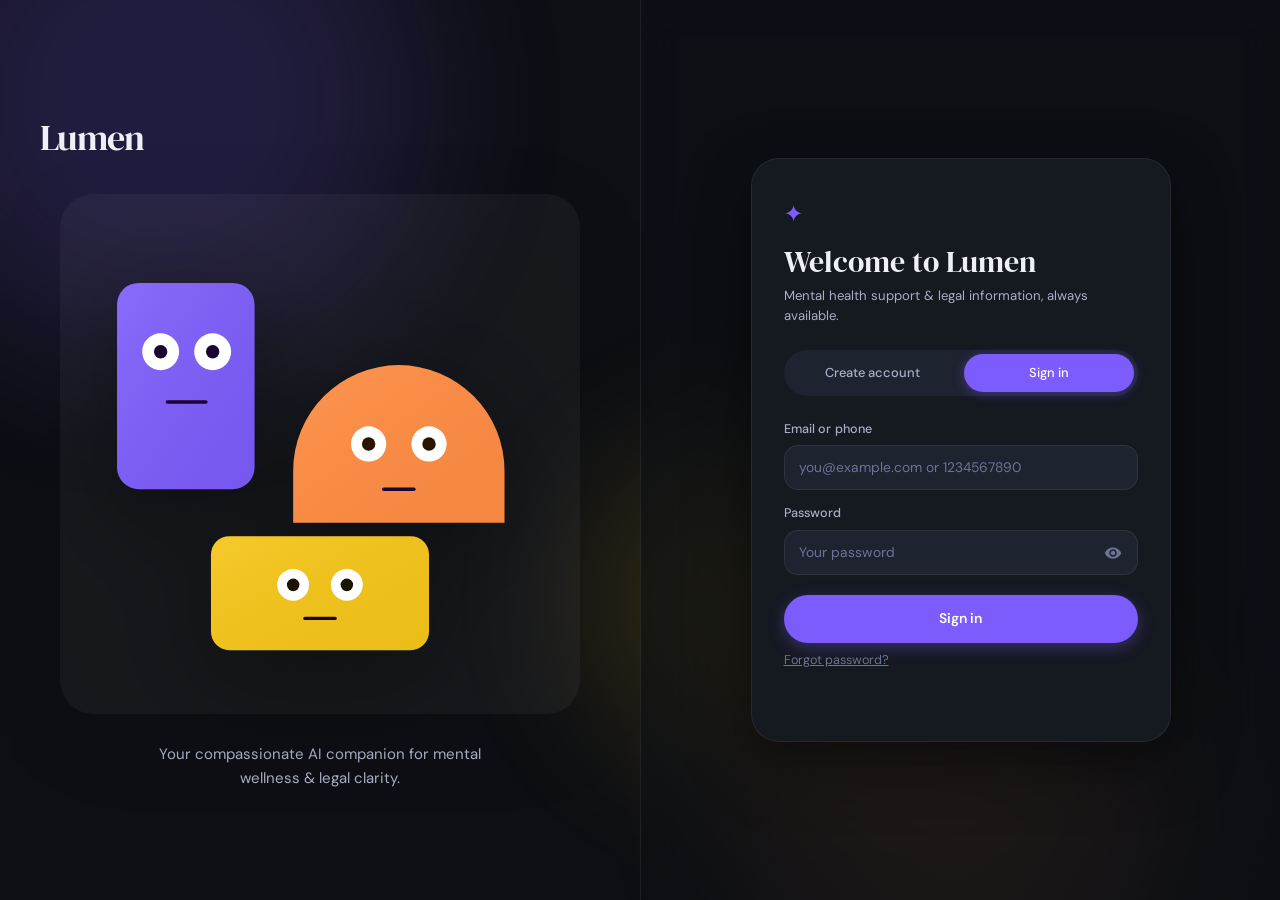
<file: frontend/index.html>
<!doctype html>
<html lang="en">
<head>
  <meta charset="UTF-8" />
  <meta name="viewport" content="width=device-width, initial-scale=1.0" />
  <title>Lumen — AI Companion</title>
  <link rel="preconnect" href="https://fonts.googleapis.com" />
  <link rel="preconnect" href="https://fonts.gstatic.com" crossorigin />
  <link href="https://fonts.googleapis.com/css2?family=DM+Serif+Display:ital@0;1&family=DM+Sans:ital,opsz,wght@0,9..40,300;0,9..40,400;0,9..40,500;0,9..40,600;1,9..40,300&display=swap" rel="stylesheet" />
  <link rel="stylesheet" href="/frontend/styles.css" />
</head>
<body>

  <!-- ═══════════════════════════════ AUTH SCREEN ═══════════════════════════ -->
  <main id="authScreen" class="auth-layout">
    <div class="auth-bg">
      <div class="orb orb-1"></div>
      <div class="orb orb-2"></div>
      <div class="orb orb-3"></div>
    </div>

    <section class="art-col" aria-hidden="true">
      <div class="art-wordmark">Lumen</div>
      <svg id="scene" class="scene" viewBox="0 0 620 620" aria-hidden="true">
        <rect x="0" y="0" width="620" height="620" rx="40" fill="rgba(255,255,255,0.04)"></rect>
        <!-- Character 1: purple rectangle -->
        <g class="character" transform="translate(68 106)">
          <rect x="0" y="0" width="164" height="246" rx="26" fill="#7c5cfc"></rect>
          <rect x="0" y="0" width="164" height="246" rx="26" fill="url(#grad1)" opacity="0.5"></rect>
          <g class="open-eyes">
            <g class="eye"><circle class="sclera" cx="52" cy="82" r="22" fill="#ffffff"></circle><circle class="pupil" cx="52" cy="82" r="8" fill="#1a0533"></circle></g>
            <g class="eye"><circle class="sclera" cx="114" cy="82" r="22" fill="#ffffff"></circle><circle class="pupil" cx="114" cy="82" r="8" fill="#1a0533"></circle></g>
          </g>
          <g class="closed-eyes"><path d="M 32 84 Q 52 100 72 84" class="closed-eye-path"></path><path d="M 94 84 Q 114 100 134 84" class="closed-eye-path"></path></g>
          <g class="mouth"><path d="M 60 142 L 106 142" class="mouth-neutral"></path><path d="M 60 142 Q 83 164 106 142" class="mouth-smile"></path><path d="M 60 154 Q 83 134 106 154" class="mouth-sad"></path></g>
        </g>
        <!-- Character 2: orange dome -->
        <g class="character" transform="translate(278 204)">
          <path d="M 0 126 A 126 126 0 0 1 252 126 L 252 188 L 0 188 Z" fill="#ff8c42"></path>
          <path d="M 0 126 A 126 126 0 0 1 252 126 L 252 188 L 0 188 Z" fill="url(#grad2)" opacity="0.4"></path>
          <g class="open-eyes">
            <g class="eye"><circle class="sclera" cx="90" cy="94" r="21" fill="#ffffff"></circle><circle class="pupil" cx="90" cy="94" r="8" fill="#2a1500"></circle></g>
            <g class="eye"><circle class="sclera" cx="162" cy="94" r="21" fill="#ffffff"></circle><circle class="pupil" cx="162" cy="94" r="8" fill="#2a1500"></circle></g>
          </g>
          <g class="closed-eyes"><path d="M 70 96 Q 90 112 110 96" class="closed-eye-path"></path><path d="M 142 96 Q 162 112 182 96" class="closed-eye-path"></path></g>
          <g class="mouth"><path d="M 108 148 L 144 148" class="mouth-neutral"></path><path d="M 108 148 Q 126 168 144 148" class="mouth-smile"></path><path d="M 108 158 Q 126 138 144 158" class="mouth-sad"></path></g>
        </g>
        <!-- Character 3: yellow rectangle -->
        <g class="character" transform="translate(180 408)">
          <rect x="0" y="0" width="260" height="136" rx="22" fill="#f5c518"></rect>
          <rect x="0" y="0" width="260" height="136" rx="22" fill="url(#grad3)" opacity="0.4"></rect>
          <g class="open-eyes">
            <g class="eye"><circle class="sclera" cx="98" cy="58" r="19" fill="#ffffff"></circle><circle class="pupil" cx="98" cy="58" r="7.5" fill="#1a1400"></circle></g>
            <g class="eye"><circle class="sclera" cx="162" cy="58" r="19" fill="#ffffff"></circle><circle class="pupil" cx="162" cy="58" r="7.5" fill="#1a1400"></circle></g>
          </g>
          <g class="closed-eyes"><path d="M 80 60 Q 98 76 116 60" class="closed-eye-path"></path><path d="M 144 60 Q 162 76 180 60" class="closed-eye-path"></path></g>
          <g class="mouth"><path d="M 112 98 L 148 98" class="mouth-neutral"></path><path d="M 112 98 Q 130 116 148 98" class="mouth-smile"></path><path d="M 112 108 Q 130 90 148 108" class="mouth-sad"></path></g>
        </g>
        <defs>
          <linearGradient id="grad1" x1="0" y1="0" x2="1" y2="1"><stop offset="0%" stop-color="#fff" stop-opacity="0.2"/><stop offset="100%" stop-color="#000" stop-opacity="0.1"/></linearGradient>
          <linearGradient id="grad2" x1="0" y1="0" x2="1" y2="1"><stop offset="0%" stop-color="#fff" stop-opacity="0.2"/><stop offset="100%" stop-color="#000" stop-opacity="0.1"/></linearGradient>
          <linearGradient id="grad3" x1="0" y1="0" x2="1" y2="1"><stop offset="0%" stop-color="#fff" stop-opacity="0.2"/><stop offset="100%" stop-color="#000" stop-opacity="0.1"/></linearGradient>
        </defs>
      </svg>
      <p class="art-tagline">Your compassionate AI companion for mental wellness &amp; legal clarity.</p>
    </section>

    <section class="form-col">
      <article class="card">
        <div class="card-logo">✦</div>
        <h1 class="card-title">Welcome to Lumen</h1>
        <p class="card-sub">Mental health support &amp; legal information, always available.</p>

        <div class="tabs" role="tablist">
          <button id="tab-register" class="tab active" type="button" role="tab" aria-selected="true">Create account</button>
          <button id="tab-login" class="tab" type="button" role="tab" aria-selected="false">Sign in</button>
        </div>

        <!-- Register -->
        <section id="register-view" class="auth-view active">
          <form id="register-form" novalidate autocomplete="on">
            <div class="field">
              <label for="full-name">Full name</label>
              <input id="full-name" type="text" placeholder="Your full name" autocomplete="name" required />
            </div>
            <div class="field">
              <label for="reg-phone">Phone number</label>
              <input id="reg-phone" type="tel" placeholder="10-digit number" autocomplete="tel" inputmode="numeric" maxlength="10" required />
            </div>
            <div class="field">
              <label for="reg-email">Email</label>
              <input id="reg-email" type="email" placeholder="you@example.com" autocomplete="email" required />
            </div>
            <div class="field">
              <label for="reg-password">Password</label>
              <div class="input-wrap">
                <input id="reg-password" type="password" placeholder="8+ characters" autocomplete="new-password" required />
                <button type="button" class="eye-toggle" data-target="reg-password" aria-label="Toggle password visibility">
                  <svg class="eye-icon show-icon" viewBox="0 0 24 24"><path d="M12 4.5C7 4.5 2.73 7.61 1 12c1.73 4.39 6 7.5 11 7.5s9.27-3.11 11-7.5c-1.73-4.39-6-7.5-11-7.5zM12 17c-2.76 0-5-2.24-5-5s2.24-5 5-5 5 2.24 5 5-2.24 5-5 5zm0-8c-1.66 0-3 1.34-3 3s1.34 3 3 3 3-1.34 3-3-1.34-3-3-3z"/></svg>
                  <svg class="eye-icon hide-icon" style="display:none" viewBox="0 0 24 24"><path d="M12 7c2.76 0 5 2.24 5 5 0 .65-.13 1.26-.36 1.83l2.92 2.92c1.51-1.26 2.7-2.89 3.43-4.75-1.73-4.39-6-7.5-11-7.5-1.4 0-2.74.25-3.98.7l2.16 2.16C10.74 7.13 11.35 7 12 7zM2 4.27l2.28 2.28.46.46A11.804 11.804 0 001 12c1.73 4.39 6 7.5 11 7.5 1.55 0 3.03-.3 4.38-.84l.42.42L19.73 22 21 20.73 3.27 3 2 4.27zM7.53 9.8l1.55 1.55c-.05.21-.08.43-.08.65 0 1.66 1.34 3 3 3 .22 0 .44-.03.65-.08l1.55 1.55c-.67.33-1.41.53-2.2.53-2.76 0-5-2.24-5-5 0-.79.2-1.53.53-2.2zm4.31-.78l3.15 3.15.02-.16c0-1.66-1.34-3-3-3l-.17.01z"/></svg>
                </button>
              </div>
              <div class="strength-wrap">
                <div id="strength-bar" class="strength-bar"><div id="strength-fill"></div></div>
                <span id="strength-text" class="strength-label">Strength: —</span>
              </div>
            </div>
            <button type="submit" class="btn-primary">Create account</button>
          </form>
        </section>

        <!-- Login -->
        <section id="login-view" class="auth-view">
          <form id="email-login-form" novalidate autocomplete="on">
            <div class="field">
              <label for="login-email">Email or phone</label>
              <input id="login-email" type="text" placeholder="you@example.com or 1234567890" autocomplete="username" required />
            </div>
            <div class="field">
              <label for="login-password">Password</label>
              <div class="input-wrap">
                <input id="login-password" type="password" placeholder="Your password" autocomplete="current-password" required />
                <button type="button" class="eye-toggle" data-target="login-password" aria-label="Toggle password visibility">
                  <svg class="eye-icon show-icon" viewBox="0 0 24 24"><path d="M12 4.5C7 4.5 2.73 7.61 1 12c1.73 4.39 6 7.5 11 7.5s9.27-3.11 11-7.5c-1.73-4.39-6-7.5-11-7.5zM12 17c-2.76 0-5-2.24-5-5s2.24-5 5-5 5 2.24 5 5-2.24 5-5 5zm0-8c-1.66 0-3 1.34-3 3s1.34 3 3 3 3-1.34 3-3-1.34-3-3-3z"/></svg>
                  <svg class="eye-icon hide-icon" style="display:none" viewBox="0 0 24 24"><path d="M12 7c2.76 0 5 2.24 5 5 0 .65-.13 1.26-.36 1.83l2.92 2.92c1.51-1.26 2.7-2.89 3.43-4.75-1.73-4.39-6-7.5-11-7.5-1.4 0-2.74.25-3.98.7l2.16 2.16C10.74 7.13 11.35 7 12 7zM2 4.27l2.28 2.28.46.46A11.804 11.804 0 001 12c1.73 4.39 6 7.5 11 7.5 1.55 0 3.03-.3 4.38-.84l.42.42L19.73 22 21 20.73 3.27 3 2 4.27zM7.53 9.8l1.55 1.55c-.05.21-.08.43-.08.65 0 1.66 1.34 3 3 3 .22 0 .44-.03.65-.08l1.55 1.55c-.67.33-1.41.53-2.2.53-2.76 0-5-2.24-5-5 0-.79.2-1.53.53-2.2zm4.31-.78l3.15 3.15.02-.16c0-1.66-1.34-3-3-3l-.17.01z"/></svg>
                </button>
              </div>
            </div>
            <button type="submit" class="btn-primary">Sign in</button>
            <button id="forgot-toggle" type="button" class="link-btn">Forgot password?</button>
          </form>

          <div id="forgot-panel" class="forgot-panel hidden">
            <div class="forgot-divider"><span>Reset password</span></div>
            <form id="forgot-form" novalidate>
              <div class="field">
                <label for="forgot-email">Registered email</label>
                <input id="forgot-email" type="email" placeholder="you@example.com" autocomplete="email" />
              </div>
              <div class="field">
                <label for="forgot-phone">Registered phone</label>
                <input id="forgot-phone" type="tel" placeholder="10-digit number" autocomplete="tel" inputmode="numeric" maxlength="10" />
              </div>
              <div class="field">
                <label for="forgot-password">New password</label>
                <input id="forgot-password" type="password" placeholder="8+ characters" autocomplete="new-password" />
              </div>
              <div class="field">
                <label for="forgot-confirm-password">Confirm password</label>
                <input id="forgot-confirm-password" type="password" placeholder="Repeat new password" autocomplete="new-password" />
              </div>
              <button type="submit" class="btn-secondary">Reset password</button>
            </form>
          </div>
        </section>

        <p id="auth-status" class="auth-msg" role="alert" aria-live="polite"></p>
      </article>
    </section>
  </main>

  <!-- ═══════════════════════════════ CHAT SCREEN ═══════════════════════════ -->
  <div id="chatScreen" class="app hidden">

    <!-- Left nav: conversations history -->
    <nav class="nav-rail">
      <div class="rail-header">
        <span class="rail-logo">✦ Lumen</span>
        <button id="newChatBtn" class="rail-new" title="New conversation" aria-label="New conversation">
          <svg viewBox="0 0 24 24"><path d="M19 13h-6v6h-2v-6H5v-2h6V5h2v6h6v2z"/></svg>
        </button>
      </div>

      <div class="rail-mode-wrap">
        <button class="mode-chip active" data-mode="mental" aria-pressed="true">
          <svg viewBox="0 0 24 24"><path d="M12 2C6.48 2 2 6.48 2 12s4.48 10 10 10 10-4.48 10-10S17.52 2 12 2zm-2 15l-5-5 1.41-1.41L10 14.17l7.59-7.59L19 8l-9 9z"/></svg>
          Mental Health
        </button>
        <button class="mode-chip" data-mode="legal" aria-pressed="false">
          <svg viewBox="0 0 24 24"><path d="M12 1L3 5v6c0 5.55 3.84 10.74 9 12 5.16-1.26 9-6.45 9-12V5l-9-4zm-2 16l-4-4 1.41-1.41L10 14.17l6.59-6.59L18 9l-8 8z"/></svg>
          Legal Assistance
        </button>
      </div>

      <div class="rail-section-label">Recent conversations</div>
      <div id="convList" class="conv-list">
        <p class="conv-empty">No conversations yet</p>
      </div>

      <div class="rail-footer">
        <div id="whoami" class="user-chip">
          <div class="user-avatar" id="userAvatar">?</div>
          <div class="user-info">
            <span id="userName" class="user-name">—</span>
            <span id="userEmail" class="user-email">—</span>
          </div>
        </div>
        <button id="logoutBtn" class="icon-btn" title="Sign out" aria-label="Sign out">
          <svg viewBox="0 0 24 24"><path d="M17 7l-1.41 1.41L18.17 11H8v2h10.17l-2.58 2.58L17 17l5-5zM4 5h8V3H4c-1.1 0-2 .9-2 2v14c0 1.1.9 2 2 2h8v-2H4V5z"/></svg>
        </button>
      </div>
    </nav>

    <!-- Main chat area -->
    <main class="chat-main">
      <header class="chat-header">
        <div class="header-left">
          <button id="sidebarToggle" class="icon-btn" aria-label="Toggle sidebar">
            <svg viewBox="0 0 24 24"><path d="M3 18h18v-2H3v2zm0-5h18v-2H3v2zm0-7v2h18V6H3z"/></svg>
          </button>
          <div>
            <h1 id="chatTitle" class="chat-title">Mental Health Support</h1>
            <p id="chatSubtitle" class="chat-subtitle">Supportive conversations with safety-aware tone</p>
          </div>
        </div>
        <div class="header-right">
          <button id="rewardBtn" class="ghost-btn" title="End session &amp; get reward">
            <svg viewBox="0 0 24 24"><path d="M12 17.27L18.18 21l-1.64-7.03L22 9.24l-7.19-.61L12 2 9.19 8.63 2 9.24l5.46 4.73L5.82 21z"/></svg>
            End Session
          </button>
        </div>
      </header>

      <section id="messages" class="messages" role="log" aria-live="polite" aria-label="Conversation">
        <div class="welcome-state">
          <div class="welcome-icon">✦</div>
          <h2 class="welcome-heading">How are you feeling today?</h2>
          <p class="welcome-body">I'm here to listen and support you — no judgment, just presence.</p>
          <div class="welcome-chips">
            <button class="prompt-chip" data-prompt="I've been feeling anxious lately and don't know why.">I've been feeling anxious</button>
            <button class="prompt-chip" data-prompt="I need help understanding my tenant rights.">Tenant rights question</button>
            <button class="prompt-chip" data-prompt="I'm having trouble sleeping because of stress.">Trouble sleeping</button>
            <button class="prompt-chip" data-prompt="What are my rights if I'm fired without notice?">Wrongful termination</button>
          </div>
        </div>
      </section>

      <!-- Sources panel (legal mode) -->
      <div id="sourcesPanel" class="sources-panel hidden">
        <button id="sourcesToggle" class="sources-toggle">
          <svg viewBox="0 0 24 24"><path d="M14 2H6c-1.1 0-2 .9-2 2v16c0 1.1.9 2 2 2h12c1.1 0 2-.9 2-2V8l-6-6zm2 16H8v-2h8v2zm0-4H8v-2h8v2zm-3-5V3.5L18.5 9H13z"/></svg>
          <span id="sourcesToggleText">Show sources</span>
          <span id="sourcesCount" class="sources-badge"></span>
        </button>
        <div id="sourcesList" class="sources-list hidden"></div>
      </div>

      <div class="composer-wrap">
        <form id="composer" class="composer">
          <div class="composer-inner">
            <textarea id="prompt" rows="1" placeholder="Message Lumen… (Shift+Enter for new line)" aria-label="Message input"></textarea>
            <div class="composer-actions">
              <span id="charCount" class="char-count">0 / 2000</span>
              <button type="submit" id="sendBtn" class="send-btn" aria-label="Send message">
                <svg viewBox="0 0 24 24"><path d="M2.01 21L23 12 2.01 3 2 10l15 2-15 2z"/></svg>
              </button>
            </div>
          </div>
        </form>
        <p class="composer-hint">Lumen is not a substitute for professional help. In an emergency, call 112.</p>
      </div>
    </main>

    <!-- Right panel: KB upload (legal mode) -->
    <aside id="kbPanel" class="kb-panel hidden">
      <div class="kb-header">
        <h2 class="kb-title">Knowledge Base</h2>
        <button id="kbClose" class="icon-btn" aria-label="Close knowledge base panel">
          <svg viewBox="0 0 24 24"><path d="M19 6.41L17.59 5 12 10.59 6.41 5 5 6.41 10.59 12 5 17.59 6.41 19 12 13.41 17.59 19 19 17.59 13.41 12z"/></svg>
        </button>
      </div>
      <p class="kb-desc">Upload PDF or TXT documents to ground legal answers in your own materials.</p>
      <label class="file-drop" id="fileDrop">
        <input id="kbFiles" type="file" multiple accept=".pdf,.txt" class="sr-only" />
        <svg viewBox="0 0 24 24"><path d="M19.35 10.04C18.67 6.59 15.64 4 12 4 9.11 4 6.6 5.64 5.35 8.04 2.34 8.36 0 10.91 0 14c0 3.31 2.69 6 6 6h13c2.76 0 5-2.24 5-5 0-2.64-2.05-4.78-4.65-4.96zM14 13v4h-4v-4H7l5-5 5 5h-3z"/></svg>
        <span>Drop files here or <u>browse</u></span>
        <span class="file-types">.pdf, .txt — max 10 MB each</span>
      </label>
      <div id="fileList" class="file-list"></div>
      <button id="uploadBtn" class="btn-secondary full-width">Upload files</button>
      <button id="ingestBtn" class="btn-ghost full-width">⚡ Ingest knowledge base</button>
      <p id="kbStatus" class="kb-status"></p>
    </aside>

    <!-- KB toggle button (visible in legal mode) -->
    <button id="kbToggle" class="kb-toggle-btn hidden" aria-label="Open knowledge base panel">
      <svg viewBox="0 0 24 24"><path d="M14 2H6c-1.1 0-2 .9-2 2v16c0 1.1.9 2 2 2h12c1.1 0 2-.9 2-2V8l-6-6zm2 16H8v-2h8v2zm0-4H8v-2h8v2zm-3-5V3.5L18.5 9H13z"/></svg>
      KB
    </button>
  </div>

  <!-- Toast notification container -->
  <div id="toastContainer" class="toast-container" aria-live="assertive"></div>

  <script src="/frontend/app.js"></script>
</body>
</html>
</file>
<file: frontend/styles.css>
/* ═══════════════════════════════════════════════════════════════════════════
   Soulful — AI Companion  |  Design: Deep midnight with warm accent
   ═══════════════════════════════════════════════════════════════════════════ */

:root {
  /* Core palette */
  --ink: #0d0f14;
  --ink-2: #151920;
  --ink-3: #1e2330;
  --surface: #252b3b;
  --surface-2: #2e3447;
  --border: rgba(255,255,255,0.07);
  --border-hover: rgba(255,255,255,0.14);

  /* Text */
  --text: #eef0f6;
  --text-2: #a8afc4;
  --text-3: #6b7494;

  /* Accent */
  --accent: #7c5cfc;
  --accent-dim: rgba(124,92,252,0.15);
  --accent-glow: rgba(124,92,252,0.35);
  --gold: #f5c518;
  --gold-dim: rgba(245,197,24,0.12);
  --danger: #ff5c7d;
  --danger-dim: rgba(255,92,125,0.12);
  --ok: #3ecf8e;
  --ok-dim: rgba(62,207,142,0.12);
  --warning: #ff8c42;

  /* Radius */
  --r-sm: 8px;
  --r-md: 14px;
  --r-lg: 20px;
  --r-xl: 28px;
  --r-pill: 999px;

  /* Shadows */
  --shadow-sm: 0 2px 8px rgba(0,0,0,0.3);
  --shadow-md: 0 8px 24px rgba(0,0,0,0.4);
  --shadow-lg: 0 20px 60px rgba(0,0,0,0.5);

  /* Nav rail width */
  --rail-w: 280px;
  --kb-panel-w: 320px;
}

/* ─── Reset & Base ─────────────────────────────────────────────────────────── */
*, *::before, *::after { box-sizing: border-box; margin: 0; padding: 0; }

html { font-size: 15px; scroll-behavior: smooth; }

body {
  min-height: 100dvh;
  background: var(--ink);
  color: var(--text);
  font-family: "DM Sans", system-ui, sans-serif;
  font-weight: 400;
  line-height: 1.55;
  -webkit-font-smoothing: antialiased;
}

.hidden { display: none !important; }
.sr-only { position: absolute; width: 1px; height: 1px; overflow: hidden; clip: rect(0,0,0,0); white-space: nowrap; }

/* ─── Typography ────────────────────────────────────────────────────────────── */
h1, h2, h3 { font-family: "DM Serif Display", Georgia, serif; font-weight: 400; line-height: 1.2; }

/* ═══════════════════════════════════════════════════════════════════════════
   AUTH SCREEN
   ═══════════════════════════════════════════════════════════════════════════ */

.auth-layout {
  min-height: 100dvh;
  display: grid;
  grid-template-columns: 1fr 1fr;
  position: relative;
  overflow: hidden;
}

/* Ambient orbs */
.auth-bg { position: fixed; inset: 0; pointer-events: none; z-index: 0; }
.orb {
  position: absolute;
  border-radius: 50%;
  filter: blur(80px);
  opacity: 0.18;
  animation: drift 14s ease-in-out infinite alternate;
}
.orb-1 { width: 520px; height: 520px; background: var(--accent); top: -160px; left: -100px; animation-delay: 0s; }
.orb-2 { width: 400px; height: 400px; background: #ff8c42; bottom: -100px; right: 10%; animation-delay: 5s; }
.orb-3 { width: 300px; height: 300px; background: #f5c518; top: 50%; right: 30%; animation-delay: 9s; }

@keyframes drift {
  from { transform: translate(0, 0) scale(1); }
  to   { transform: translate(40px, 30px) scale(1.08); }
}

/* Art column */
.art-col {
  position: relative;
  z-index: 1;
  display: flex;
  flex-direction: column;
  align-items: center;
  justify-content: center;
  padding: 40px;
  gap: 28px;
}

.art-wordmark {
  font-family: "DM Serif Display", serif;
  font-size: 2.4rem;
  letter-spacing: -0.02em;
  color: var(--text);
  align-self: flex-start;
}

.scene {
  width: min(100%, 520px);
  height: auto;
  border-radius: 32px;
  filter: drop-shadow(0 24px 48px rgba(0,0,0,0.6));
  animation: float 6s ease-in-out infinite;
}

@keyframes float {
  0%, 100% { transform: translateY(0); }
  50% { transform: translateY(-10px); }
}

.art-tagline {
  font-size: 1rem;
  color: var(--text-2);
  max-width: 380px;
  text-align: center;
  line-height: 1.6;
}

/* Pupil tracking */
.pupil { transition: transform 0.08s ease-out; }
.open-eyes { transition: transform 0.3s ease, opacity 0.3s ease; }
.closed-eyes { opacity: 0; transform: translateY(-2px); transition: opacity 0.3s ease, transform 0.3s ease; }
.closed-eye-path { fill: none; stroke: #1a0533; stroke-width: 4; stroke-linecap: round; }
.mouth-neutral, .mouth-smile, .mouth-sad { fill: none; stroke: #1a0533; stroke-width: 4; stroke-linecap: round; transition: opacity 0.25s ease; }
.mouth-neutral { opacity: 1; }
.mouth-smile, .mouth-sad { opacity: 0; }
.scene.mood-weak .mouth-neutral { opacity: 0; }
.scene.mood-weak .mouth-sad { opacity: 1; }
.scene.mood-strong .mouth-neutral { opacity: 0; }
.scene.mood-strong .mouth-smile { opacity: 1; }
.scene.password-mode .open-eyes { transform: scaleY(0); opacity: 0; }
.scene.password-mode .closed-eyes { opacity: 1; transform: translateY(0); }

/* Form column */
.form-col {
  position: relative;
  z-index: 1;
  display: flex;
  align-items: center;
  justify-content: center;
  padding: 32px 24px;
  background: rgba(13,15,20,0.6);
  backdrop-filter: blur(20px);
  border-left: 1px solid var(--border);
}

.card {
  width: min(100%, 420px);
  background: var(--ink-2);
  border: 1px solid var(--border);
  border-radius: var(--r-xl);
  padding: 36px 32px;
  box-shadow: var(--shadow-lg);
  animation: slideUp 0.5s cubic-bezier(0.22,1,0.36,1) both;
}

@keyframes slideUp {
  from { opacity: 0; transform: translateY(28px); }
  to   { opacity: 1; transform: translateY(0); }
}

.card-logo { font-size: 1.6rem; color: var(--accent); margin-bottom: 12px; }
.card-title { font-size: 2rem; margin-bottom: 6px; }
.card-sub { font-size: 0.88rem; color: var(--text-2); margin-bottom: 24px; line-height: 1.5; }

/* Tabs */
.tabs {
  display: grid;
  grid-template-columns: 1fr 1fr;
  gap: 6px;
  background: var(--ink-3);
  padding: 4px;
  border-radius: var(--r-pill);
  margin-bottom: 24px;
}

.tab {
  border: none;
  border-radius: var(--r-pill);
  padding: 9px 14px;
  font: inherit;
  font-size: 0.86rem;
  font-weight: 500;
  cursor: pointer;
  color: var(--text-2);
  background: transparent;
  transition: all 0.2s ease;
}
.tab.active { background: var(--accent); color: #fff; box-shadow: 0 2px 12px var(--accent-glow); }

/* Auth views */
.auth-view { display: none; }
.auth-view.active { display: block; }

/* Fields */
.field { display: flex; flex-direction: column; gap: 6px; margin-bottom: 14px; }
label { font-size: 0.84rem; font-weight: 500; color: var(--text-2); letter-spacing: 0.01em; }

input, select, textarea {
  width: 100%;
  background: var(--ink-3);
  border: 1px solid var(--border);
  border-radius: var(--r-md);
  padding: 11px 14px;
  font: inherit;
  font-size: 0.92rem;
  color: var(--text);
  outline: none;
  transition: border-color 0.2s ease, box-shadow 0.2s ease;
}
input::placeholder, textarea::placeholder { color: var(--text-3); }
input:focus, select:focus, textarea:focus {
  border-color: var(--accent);
  box-shadow: 0 0 0 3px var(--accent-dim);
}
input:disabled { opacity: 0.5; cursor: not-allowed; }

/* Password input wrapper with eye toggle */
.input-wrap { position: relative; }
.input-wrap input { padding-right: 44px; }
.eye-toggle {
  position: absolute;
  right: 12px;
  top: 50%;
  transform: translateY(-50%);
  background: none;
  border: none;
  cursor: pointer;
  padding: 4px;
  color: var(--text-3);
  display: flex;
  align-items: center;
}
.eye-toggle:hover { color: var(--text-2); }
.eye-icon { width: 18px; height: 18px; fill: currentColor; }

/* Password strength */
.strength-wrap { margin-top: 8px; }
.strength-bar {
  height: 4px;
  background: var(--ink-3);
  border-radius: var(--r-pill);
  overflow: hidden;
}
#strength-fill {
  height: 100%;
  width: 0%;
  border-radius: var(--r-pill);
  transition: width 0.3s ease, background-color 0.3s ease;
}
.strength-label { display: block; margin-top: 5px; font-size: 0.78rem; color: var(--text-3); }

/* Buttons */
.btn-primary {
  width: 100%;
  margin-top: 6px;
  background: var(--accent);
  color: #fff;
  border: none;
  border-radius: var(--r-pill);
  padding: 13px;
  font: inherit;
  font-weight: 600;
  font-size: 0.93rem;
  cursor: pointer;
  transition: transform 0.2s ease, box-shadow 0.2s ease, filter 0.2s ease;
  box-shadow: 0 4px 16px var(--accent-glow);
}
.btn-primary:hover { transform: translateY(-1px); box-shadow: 0 6px 20px var(--accent-glow); }
.btn-primary:active { transform: translateY(0); }
.btn-primary:disabled { opacity: 0.55; cursor: not-allowed; transform: none; }

.btn-secondary {
  width: 100%;
  background: var(--surface);
  color: var(--text);
  border: 1px solid var(--border);
  border-radius: var(--r-pill);
  padding: 12px;
  font: inherit;
  font-weight: 500;
  font-size: 0.9rem;
  cursor: pointer;
  transition: background 0.2s ease, border-color 0.2s ease;
}
.btn-secondary:hover { background: var(--surface-2); border-color: var(--border-hover); }

.btn-ghost {
  width: 100%;
  background: transparent;
  color: var(--text-2);
  border: 1px dashed var(--border);
  border-radius: var(--r-pill);
  padding: 11px;
  font: inherit;
  font-size: 0.88rem;
  cursor: pointer;
  transition: border-color 0.2s ease, color 0.2s ease;
}
.btn-ghost:hover { border-color: var(--accent); color: var(--accent); }

.link-btn {
  background: none;
  border: none;
  color: var(--text-3);
  font: inherit;
  font-size: 0.84rem;
  cursor: pointer;
  text-decoration: underline;
  margin-top: 8px;
  padding: 0;
}
.link-btn:hover { color: var(--text-2); }

.icon-btn {
  background: none;
  border: none;
  border-radius: var(--r-sm);
  padding: 7px;
  cursor: pointer;
  color: var(--text-2);
  display: flex;
  align-items: center;
  justify-content: center;
  transition: background 0.2s ease, color 0.2s ease;
}
.icon-btn:hover { background: var(--surface); color: var(--text); }
.icon-btn svg { width: 20px; height: 20px; fill: currentColor; }

/* Forgot panel */
.forgot-panel { margin-top: 20px; }
.forgot-divider {
  display: flex;
  align-items: center;
  gap: 10px;
  margin-bottom: 16px;
  font-size: 0.8rem;
  color: var(--text-3);
  text-transform: uppercase;
  letter-spacing: 0.08em;
}
.forgot-divider::before, .forgot-divider::after {
  content: "";
  flex: 1;
  height: 1px;
  background: var(--border);
}

/* Auth status message */
.auth-msg {
  min-height: 20px;
  margin-top: 14px;
  font-size: 0.86rem;
  color: var(--text-2);
  text-align: center;
}
.auth-msg.success { color: var(--ok); }
.auth-msg.error { color: var(--danger); }

/* ═══════════════════════════════════════════════════════════════════════════
   CHAT SCREEN
   ═══════════════════════════════════════════════════════════════════════════ */

.app {
  display: grid;
  grid-template-columns: var(--rail-w) 1fr;
  min-height: 100dvh;
  background: var(--ink);
}

/* ─── Nav rail ──────────────────────────────────────────────────────────── */
.nav-rail {
  background: var(--ink-2);
  border-right: 1px solid var(--border);
  display: flex;
  flex-direction: column;
  height: 100dvh;
  position: sticky;
  top: 0;
  overflow: hidden;
  z-index: 20;
  transition: transform 0.3s cubic-bezier(0.22,1,0.36,1);
}

.rail-header {
  display: flex;
  align-items: center;
  justify-content: space-between;
  padding: 18px 16px 12px;
  flex-shrink: 0;
}

.rail-logo {
  font-family: "DM Serif Display", serif;
  font-size: 1.25rem;
  color: var(--text);
  letter-spacing: -0.01em;
}

.rail-new {
  background: var(--accent);
  border: none;
  border-radius: var(--r-sm);
  padding: 6px;
  cursor: pointer;
  color: #fff;
  display: flex;
  align-items: center;
  box-shadow: 0 2px 10px var(--accent-glow);
  transition: transform 0.2s ease, box-shadow 0.2s ease;
}
.rail-new:hover { transform: scale(1.08); box-shadow: 0 4px 14px var(--accent-glow); }
.rail-new svg { width: 18px; height: 18px; fill: currentColor; }

/* Mode chips */
.rail-mode-wrap { padding: 0 12px 12px; display: flex; flex-direction: column; gap: 4px; flex-shrink: 0; }
.mode-chip {
  display: flex;
  align-items: center;
  gap: 10px;
  padding: 10px 12px;
  border-radius: var(--r-md);
  border: none;
  background: transparent;
  color: var(--text-2);
  font: inherit;
  font-size: 0.88rem;
  font-weight: 500;
  cursor: pointer;
  transition: background 0.2s ease, color 0.2s ease;
  text-align: left;
}
.mode-chip svg { width: 17px; height: 17px; fill: currentColor; flex-shrink: 0; }
.mode-chip:hover { background: var(--surface); color: var(--text); }
.mode-chip.active { background: var(--accent-dim); color: var(--accent); }

/* Conversation list */
.rail-section-label {
  padding: 6px 16px 8px;
  font-size: 0.72rem;
  font-weight: 600;
  color: var(--text-3);
  text-transform: uppercase;
  letter-spacing: 0.09em;
  flex-shrink: 0;
}

.conv-list {
  flex: 1;
  overflow-y: auto;
  padding: 0 8px;
  display: flex;
  flex-direction: column;
  gap: 2px;
}
.conv-list::-webkit-scrollbar { width: 4px; }
.conv-list::-webkit-scrollbar-thumb { background: var(--surface-2); border-radius: 2px; }

.conv-empty { font-size: 0.84rem; color: var(--text-3); text-align: center; padding: 20px 8px; }

.conv-item {
  display: flex;
  align-items: center;
  gap: 8px;
  padding: 9px 10px;
  border-radius: var(--r-md);
  cursor: pointer;
  transition: background 0.15s ease;
  position: relative;
}
.conv-item:hover { background: var(--surface); }
.conv-item.active { background: var(--accent-dim); }
.conv-icon { font-size: 0.9rem; flex-shrink: 0; opacity: 0.7; }
.conv-title {
  flex: 1;
  font-size: 0.84rem;
  color: var(--text-2);
  white-space: nowrap;
  overflow: hidden;
  text-overflow: ellipsis;
}
.conv-item.active .conv-title { color: var(--accent); }
.conv-delete {
  opacity: 0;
  background: none;
  border: none;
  padding: 4px;
  cursor: pointer;
  color: var(--text-3);
  border-radius: 4px;
  display: flex;
  align-items: center;
  transition: opacity 0.15s ease, color 0.15s ease;
}
.conv-item:hover .conv-delete { opacity: 1; }
.conv-delete:hover { color: var(--danger); }
.conv-delete svg { width: 14px; height: 14px; fill: currentColor; }

/* Rail footer */
.rail-footer {
  border-top: 1px solid var(--border);
  padding: 12px;
  display: flex;
  align-items: center;
  gap: 8px;
  flex-shrink: 0;
}

.user-chip { display: flex; align-items: center; gap: 10px; flex: 1; min-width: 0; }
.user-avatar {
  width: 34px;
  height: 34px;
  border-radius: 50%;
  background: var(--accent);
  color: #fff;
  display: flex;
  align-items: center;
  justify-content: center;
  font-weight: 700;
  font-size: 0.85rem;
  flex-shrink: 0;
}
.user-info { display: flex; flex-direction: column; min-width: 0; }
.user-name { font-size: 0.84rem; font-weight: 600; color: var(--text); white-space: nowrap; overflow: hidden; text-overflow: ellipsis; }
.user-email { font-size: 0.74rem; color: var(--text-3); white-space: nowrap; overflow: hidden; text-overflow: ellipsis; }

/* ─── Chat main ─────────────────────────────────────────────────────────── */
.chat-main {
  display: flex;
  flex-direction: column;
  height: 100dvh;
  overflow: hidden;
  position: relative;
}

.chat-header {
  display: flex;
  align-items: center;
  justify-content: space-between;
  padding: 14px 20px;
  border-bottom: 1px solid var(--border);
  background: var(--ink-2);
  flex-shrink: 0;
  gap: 12px;
}
.header-left { display: flex; align-items: center; gap: 12px; }
.chat-title { font-size: 1.15rem; }
.chat-subtitle { font-size: 0.8rem; color: var(--text-3); margin-top: 1px; }
.header-right { display: flex; align-items: center; gap: 8px; }

.ghost-btn {
  display: flex;
  align-items: center;
  gap: 7px;
  background: transparent;
  border: 1px solid var(--border);
  border-radius: var(--r-pill);
  padding: 8px 14px;
  font: inherit;
  font-size: 0.84rem;
  font-weight: 500;
  color: var(--text-2);
  cursor: pointer;
  transition: background 0.2s ease, border-color 0.2s ease, color 0.2s ease;
}
.ghost-btn:hover { background: var(--gold-dim); border-color: var(--gold); color: var(--gold); }
.ghost-btn svg { width: 16px; height: 16px; fill: currentColor; }

/* Messages */
.messages {
  flex: 1;
  overflow-y: auto;
  padding: 24px 20px;
  display: flex;
  flex-direction: column;
  gap: 16px;
}
.messages::-webkit-scrollbar { width: 6px; }
.messages::-webkit-scrollbar-thumb { background: var(--surface-2); border-radius: 3px; }

/* Welcome state */
.welcome-state {
  display: flex;
  flex-direction: column;
  align-items: center;
  justify-content: center;
  text-align: center;
  gap: 14px;
  flex: 1;
  padding: 40px 20px;
  animation: fadeIn 0.5s ease both;
}
@keyframes fadeIn { from { opacity: 0; transform: translateY(12px); } to { opacity: 1; transform: translateY(0); } }

.welcome-icon { font-size: 2.5rem; color: var(--accent); }
.welcome-heading { font-size: 1.9rem; color: var(--text); }
.welcome-body { font-size: 0.95rem; color: var(--text-2); max-width: 360px; line-height: 1.6; }

.welcome-chips { display: flex; flex-wrap: wrap; gap: 10px; justify-content: center; margin-top: 4px; }
.prompt-chip {
  background: var(--surface);
  border: 1px solid var(--border);
  border-radius: var(--r-pill);
  padding: 8px 16px;
  font: inherit;
  font-size: 0.84rem;
  color: var(--text-2);
  cursor: pointer;
  transition: background 0.2s ease, border-color 0.2s ease, color 0.2s ease, transform 0.2s ease;
}
.prompt-chip:hover { background: var(--accent-dim); border-color: var(--accent); color: var(--accent); transform: translateY(-1px); }

/* Message bubbles */
.bubble {
  max-width: 72%;
  padding: 13px 16px;
  border-radius: var(--r-lg);
  line-height: 1.6;
  font-size: 0.93rem;
  white-space: pre-wrap;
  word-break: break-word;
  animation: bubbleIn 0.28s cubic-bezier(0.22,1,0.36,1) both;
}
@keyframes bubbleIn { from { opacity: 0; transform: scale(0.94) translateY(6px); } to { opacity: 1; transform: scale(1) translateY(0); } }

.bubble.user {
  align-self: flex-end;
  background: var(--accent);
  color: #fff;
  border-bottom-right-radius: 4px;
}
.bubble.bot {
  align-self: flex-start;
  background: var(--surface);
  color: var(--text);
  border-bottom-left-radius: 4px;
  border: 1px solid var(--border);
}
.bubble.bot strong { color: var(--text); }
.bubble.bot a { color: var(--accent); text-decoration: underline; }
.bubble.crisis {
  background: var(--danger-dim);
  border-color: var(--danger);
  border-width: 1px;
  border-style: solid;
}

.sentiment-badge {
  display: inline-flex;
  align-items: center;
  gap: 4px;
  font-size: 0.72rem;
  padding: 2px 8px;
  border-radius: var(--r-pill);
  background: var(--surface-2);
  color: var(--text-3);
  margin-top: 6px;
  align-self: flex-start;
}
.sentiment-badge.POSITIVE, .sentiment-badge.VERY_POSITIVE { background: var(--ok-dim); color: var(--ok); }
.sentiment-badge.NEGATIVE, .sentiment-badge.VERY_NEGATIVE { background: var(--danger-dim); color: var(--danger); }
.sentiment-badge.NEUTRAL { background: var(--accent-dim); color: var(--text-3); }

/* Typing indicator */
.typing-indicator {
  align-self: flex-start;
  background: var(--surface);
  border: 1px solid var(--border);
  border-radius: var(--r-lg);
  border-bottom-left-radius: 4px;
  padding: 14px 18px;
  display: flex;
  gap: 5px;
  align-items: center;
}
.typing-dot {
  width: 7px;
  height: 7px;
  background: var(--text-3);
  border-radius: 50%;
  animation: typingBounce 1.2s ease-in-out infinite;
}
.typing-dot:nth-child(2) { animation-delay: 0.2s; }
.typing-dot:nth-child(3) { animation-delay: 0.4s; }
@keyframes typingBounce { 0%, 60%, 100% { transform: translateY(0); } 30% { transform: translateY(-6px); } }

/* Sources panel */
.sources-panel {
  border-top: 1px solid var(--border);
  background: var(--ink-2);
  flex-shrink: 0;
}
.sources-toggle {
  display: flex;
  align-items: center;
  gap: 8px;
  padding: 10px 20px;
  background: none;
  border: none;
  color: var(--text-2);
  font: inherit;
  font-size: 0.85rem;
  cursor: pointer;
  width: 100%;
  transition: color 0.2s ease;
}
.sources-toggle:hover { color: var(--text); }
.sources-toggle svg { width: 15px; height: 15px; fill: currentColor; }
.sources-badge {
  background: var(--accent-dim);
  color: var(--accent);
  border-radius: var(--r-pill);
  padding: 1px 7px;
  font-size: 0.74rem;
  font-weight: 600;
}
.sources-list { padding: 0 20px 14px; display: flex; flex-direction: column; gap: 10px; }
.source-card {
  background: var(--surface);
  border: 1px solid var(--border);
  border-radius: var(--r-md);
  padding: 12px 14px;
}
.source-header { display: flex; align-items: center; justify-content: space-between; margin-bottom: 6px; gap: 10px; }
.source-name { font-size: 0.84rem; font-weight: 600; color: var(--text); white-space: nowrap; overflow: hidden; text-overflow: ellipsis; }
.source-score {
  font-size: 0.74rem;
  color: var(--text-3);
  background: var(--ink-3);
  padding: 2px 8px;
  border-radius: var(--r-pill);
  flex-shrink: 0;
}
.source-snippet { font-size: 0.82rem; color: var(--text-2); line-height: 1.5; }

/* Composer */
.composer-wrap {
  border-top: 1px solid var(--border);
  background: var(--ink-2);
  padding: 14px 20px 10px;
  flex-shrink: 0;
}
.composer { width: 100%; }
.composer-inner {
  background: var(--surface);
  border: 1px solid var(--border);
  border-radius: var(--r-xl);
  padding: 4px 4px 4px 18px;
  display: flex;
  align-items: flex-end;
  gap: 10px;
  transition: border-color 0.2s ease, box-shadow 0.2s ease;
}
.composer-inner:focus-within {
  border-color: var(--accent);
  box-shadow: 0 0 0 3px var(--accent-dim);
}
.composer textarea {
  flex: 1;
  background: transparent;
  border: none;
  outline: none;
  box-shadow: none;
  padding: 10px 0;
  resize: none;
  min-height: 40px;
  max-height: 180px;
  font-size: 0.93rem;
  color: var(--text);
  line-height: 1.5;
}
.composer textarea:focus { border: none; box-shadow: none; }
.composer-actions { display: flex; align-items: flex-end; gap: 6px; padding-bottom: 4px; }
.char-count { font-size: 0.74rem; color: var(--text-3); align-self: center; white-space: nowrap; }
.char-count.near-limit { color: var(--warning); }
.char-count.at-limit { color: var(--danger); }

.send-btn {
  width: 40px;
  height: 40px;
  border-radius: 50%;
  background: var(--accent);
  border: none;
  cursor: pointer;
  display: flex;
  align-items: center;
  justify-content: center;
  flex-shrink: 0;
  transition: transform 0.2s ease, box-shadow 0.2s ease, background 0.2s ease;
  box-shadow: 0 2px 10px var(--accent-glow);
}
.send-btn:hover { transform: scale(1.08); box-shadow: 0 4px 14px var(--accent-glow); }
.send-btn:disabled { background: var(--surface-2); box-shadow: none; cursor: not-allowed; transform: none; }
.send-btn svg { width: 17px; height: 17px; fill: #fff; }

.composer-hint { font-size: 0.74rem; color: var(--text-3); text-align: center; margin-top: 8px; line-height: 1.4; }

/* ─── KB Panel ─────────────────────────────────────────────────────────────── */
.kb-panel {
  width: var(--kb-panel-w);
  background: var(--ink-2);
  border-left: 1px solid var(--border);
  height: 100dvh;
  position: sticky;
  top: 0;
  display: flex;
  flex-direction: column;
  padding: 20px;
  gap: 14px;
  overflow-y: auto;
  animation: slideInRight 0.3s ease both;
}
@keyframes slideInRight { from { opacity: 0; transform: translateX(20px); } to { opacity: 1; transform: translateX(0); } }

.kb-header { display: flex; align-items: center; justify-content: space-between; }
.kb-title { font-size: 1rem; font-weight: 600; }
.kb-desc { font-size: 0.83rem; color: var(--text-2); line-height: 1.5; }

.file-drop {
  border: 2px dashed var(--border);
  border-radius: var(--r-lg);
  padding: 24px 16px;
  display: flex;
  flex-direction: column;
  align-items: center;
  gap: 8px;
  cursor: pointer;
  text-align: center;
  font-size: 0.86rem;
  color: var(--text-2);
  transition: border-color 0.2s ease, background 0.2s ease;
}
.file-drop:hover { border-color: var(--accent); background: var(--accent-dim); }
.file-drop svg { width: 30px; height: 30px; fill: var(--text-3); }
.file-drop u { color: var(--accent); }
.file-types { font-size: 0.76rem; color: var(--text-3); }

.file-list { display: flex; flex-direction: column; gap: 6px; min-height: 0; }
.file-tag {
  display: flex;
  align-items: center;
  gap: 8px;
  background: var(--surface);
  border: 1px solid var(--border);
  border-radius: var(--r-sm);
  padding: 7px 10px;
  font-size: 0.82rem;
  color: var(--text-2);
}
.file-tag-name { flex: 1; overflow: hidden; text-overflow: ellipsis; white-space: nowrap; }
.file-tag-size { color: var(--text-3); flex-shrink: 0; font-size: 0.76rem; }

.full-width { width: 100%; }
.kb-status { font-size: 0.82rem; color: var(--text-2); text-align: center; min-height: 18px; }
.kb-status.ok { color: var(--ok); }
.kb-status.err { color: var(--danger); }

.kb-toggle-btn {
  position: fixed;
  bottom: 80px;
  right: 20px;
  background: var(--accent);
  color: #fff;
  border: none;
  border-radius: var(--r-pill);
  padding: 10px 16px;
  font: inherit;
  font-size: 0.84rem;
  font-weight: 600;
  cursor: pointer;
  display: flex;
  align-items: center;
  gap: 6px;
  box-shadow: 0 4px 16px var(--accent-glow);
  transition: transform 0.2s ease;
  z-index: 30;
}
.kb-toggle-btn:hover { transform: scale(1.05); }
.kb-toggle-btn svg { width: 16px; height: 16px; fill: currentColor; }

/* ─── Toast ─────────────────────────────────────────────────────────────────── */
.toast-container {
  position: fixed;
  bottom: 24px;
  left: 50%;
  transform: translateX(-50%);
  display: flex;
  flex-direction: column;
  gap: 8px;
  z-index: 100;
  pointer-events: none;
}
.toast {
  background: var(--surface);
  border: 1px solid var(--border);
  border-radius: var(--r-pill);
  padding: 11px 20px;
  font-size: 0.88rem;
  color: var(--text);
  box-shadow: var(--shadow-md);
  white-space: nowrap;
  animation: toastIn 0.3s cubic-bezier(0.22,1,0.36,1) both;
  pointer-events: auto;
}
.toast.success { border-color: var(--ok); color: var(--ok); }
.toast.error { border-color: var(--danger); color: var(--danger); }
.toast.warning { border-color: var(--warning); color: var(--warning); }
@keyframes toastIn { from { opacity: 0; transform: translateY(12px) scale(0.95); } to { opacity: 1; transform: translateY(0) scale(1); } }
@keyframes toastOut { from { opacity: 1; transform: translateY(0) scale(1); } to { opacity: 0; transform: translateY(-8px) scale(0.95); } }

/* ─── Responsive ────────────────────────────────────────────────────────────── */
@media (max-width: 1100px) {
  .app { grid-template-columns: var(--rail-w) 1fr; }
  .kb-panel { position: fixed; right: 0; top: 0; z-index: 40; box-shadow: var(--shadow-lg); }
}

@media (max-width: 860px) {
  .auth-layout { grid-template-columns: 1fr; }
  .art-col { min-height: 280px; padding: 24px 24px 0; }
  .art-wordmark { font-size: 1.8rem; }
  .scene { max-width: 320px; }
  .art-tagline { font-size: 0.88rem; }
  .form-col { padding: 20px 16px 32px; }
  .card { padding: 28px 22px; }
}

@media (max-width: 768px) {
  .app { grid-template-columns: 1fr; }
  .nav-rail {
    position: fixed;
    left: 0; top: 0;
    transform: translateX(-100%);
    z-index: 50;
    height: 100dvh;
    box-shadow: var(--shadow-lg);
  }
  .nav-rail.open { transform: translateX(0); }
  .chat-main { height: 100dvh; }
  .bubble { max-width: 88%; }
}

@media (max-width: 480px) {
  .card { border-radius: var(--r-lg); padding: 24px 18px; }
  .card-title { font-size: 1.6rem; }
  .welcome-heading { font-size: 1.5rem; }
  .welcome-chips { gap: 8px; }
  .prompt-chip { font-size: 0.8rem; padding: 7px 13px; }
}
</file>
